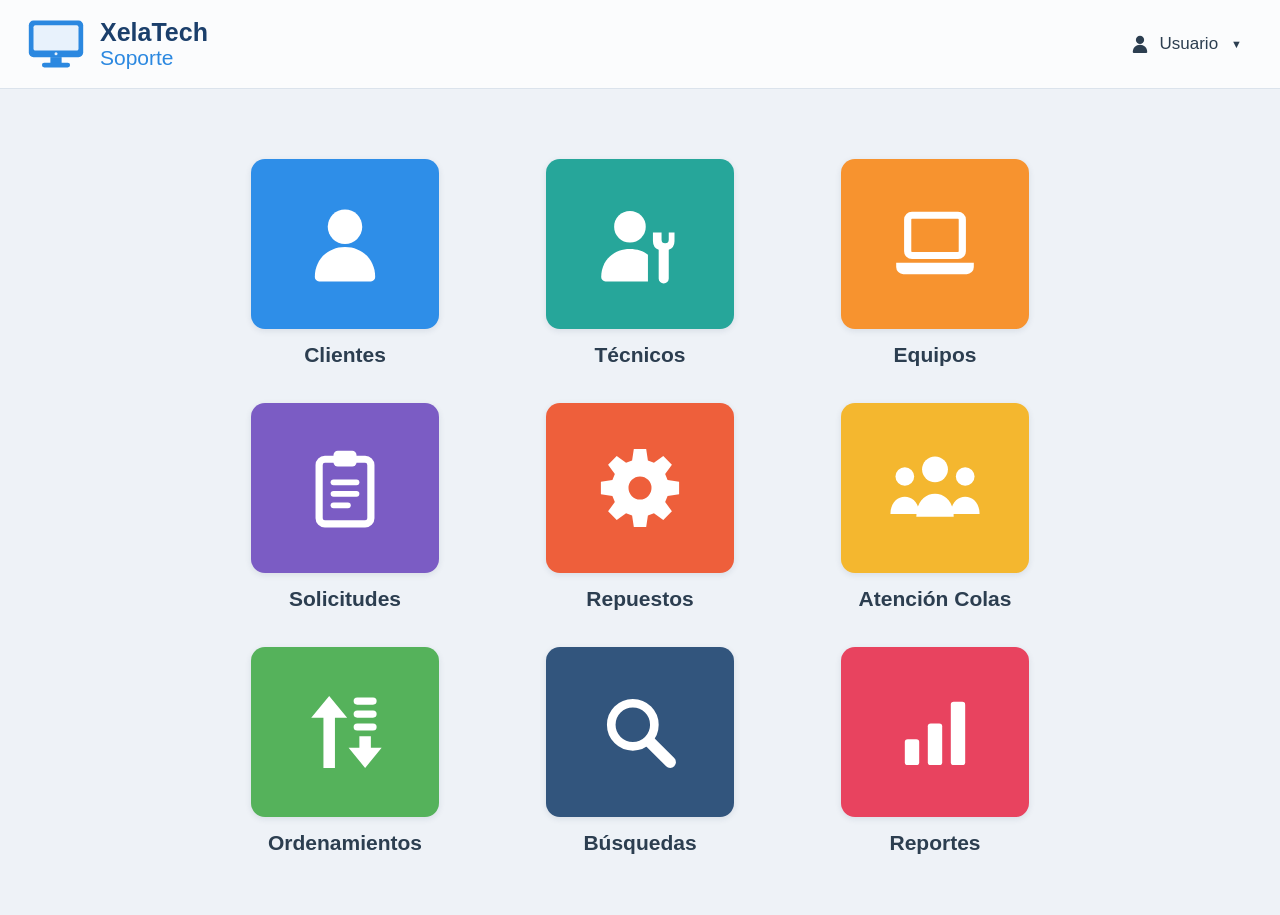
<file: XelaTechSoporte/wwwroot/index.html>
<!DOCTYPE html>
<html lang="es">
<head>
    <meta charset="UTF-8">
    <meta name="viewport" content="width=device-width, initial-scale=1.0">
    <title>XelaTech Soporte</title>
    <link rel="icon" href="img/logo.svg">
    <link rel="stylesheet" href="css/estilos.css">
</head>
<body>
    <!-- La barra superior se arma en comun.js -->
    <header id="barra"></header>

    <!-- Panel del administrador: un boton por cada modulo del menu de consola -->
    <main class="panel">
        <a class="mosaico" href="clientes.html">
            <div class="cuadro" style="background: var(--c-clientes)"><img src="img/clientes.svg" alt=""></div>
            <span>Clientes</span>
        </a>
        <a class="mosaico" href="tecnicos.html">
            <div class="cuadro" style="background: var(--c-tecnicos)"><img src="img/tecnicos.svg" alt=""></div>
            <span>Técnicos</span>
        </a>
        <a class="mosaico" href="equipos.html">
            <div class="cuadro" style="background: var(--c-equipos)"><img src="img/equipos.svg" alt=""></div>
            <span>Equipos</span>
        </a>
        <a class="mosaico" href="solicitudes.html">
            <div class="cuadro" style="background: var(--c-solicitudes)"><img src="img/solicitudes.svg" alt=""></div>
            <span>Solicitudes</span>
        </a>
        <a class="mosaico" href="repuestos.html">
            <div class="cuadro" style="background: var(--c-repuestos)"><img src="img/repuestos.svg" alt=""></div>
            <span>Repuestos</span>
        </a>
        <a class="mosaico" href="colas.html">
            <div class="cuadro" style="background: var(--c-colas)"><img src="img/colas.svg" alt=""></div>
            <span>Atención Colas</span>
        </a>
        <a class="mosaico" href="ordenamientos.html">
            <div class="cuadro" style="background: var(--c-ordenamientos)"><img src="img/ordenamientos.svg" alt=""></div>
            <span>Ordenamientos</span>
        </a>
        <a class="mosaico" href="busquedas.html">
            <div class="cuadro" style="background: var(--c-busquedas)"><img src="img/busquedas.svg" alt=""></div>
            <span>Búsquedas</span>
        </a>
        <a class="mosaico" href="reportes.html">
            <div class="cuadro" style="background: var(--c-reportes)"><img src="img/reportes.svg" alt=""></div>
            <span>Reportes</span>
        </a>
    </main>

    <script src="js/comun.js"></script>
    <script>
        dibujarBarra(false);
    </script>
</body>
</html>
</file>
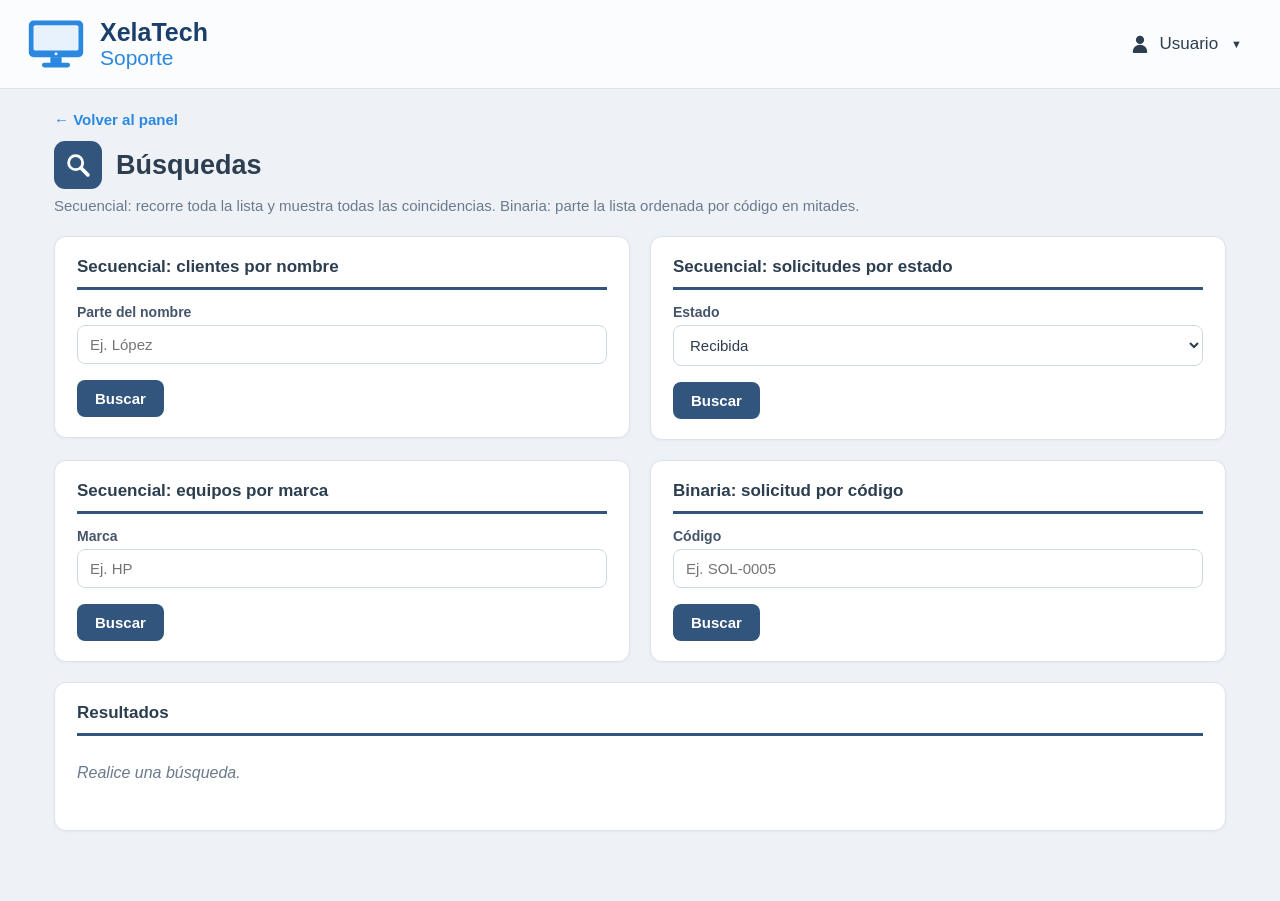
<file: XelaTechSoporte/wwwroot/busquedas.html>
<!DOCTYPE html>
<html lang="es">
<head>
    <meta charset="UTF-8">
    <meta name="viewport" content="width=device-width, initial-scale=1.0">
    <title>Búsquedas - XelaTech Soporte</title>
    <link rel="icon" href="img/logo.svg">
    <link rel="stylesheet" href="css/estilos.css">
</head>
<body class="busquedas">
    <header id="barra"></header>

    <div class="encabezado">
        <a class="volver" href="index.html">← Volver al panel</a>
        <h1 class="titulo-modulo"><span class="mini"><img src="img/busquedas.svg" alt=""></span> Búsquedas</h1>
        <p class="descripcion">Secuencial: recorre toda la lista y muestra todas las coincidencias. Binaria: parte la lista ordenada por código en mitades.</p>
    </div>

    <main class="contenido">
        <section class="tarjeta">
            <h2>Secuencial: clientes por nombre</h2>
            <label for="textoNombre">Parte del nombre</label>
            <input type="text" id="textoNombre" placeholder="Ej. López">
            <button class="boton" onclick="buscar('nombre', valor('textoNombre'))">Buscar</button>
        </section>

        <section class="tarjeta">
            <h2>Secuencial: solicitudes por estado</h2>
            <label for="estado">Estado</label>
            <select id="estado">
                <option value="0">Recibida</option>
                <option value="1">En espera</option>
                <option value="2">Asignada</option>
                <option value="3">En diagnóstico</option>
                <option value="4">En reparación</option>
                <option value="5">Lista para entregar</option>
                <option value="6">Entregada</option>
                <option value="7">Cancelada</option>
            </select>
            <button class="boton" onclick="buscar('estado', valor('estado'))">Buscar</button>
        </section>

        <section class="tarjeta">
            <h2>Secuencial: equipos por marca</h2>
            <label for="textoMarca">Marca</label>
            <input type="text" id="textoMarca" placeholder="Ej. HP">
            <button class="boton" onclick="buscar('marca', valor('textoMarca'))">Buscar</button>
        </section>

        <section class="tarjeta">
            <h2>Binaria: solicitud por código</h2>
            <label for="textoCodigo">Código</label>
            <input type="text" id="textoCodigo" placeholder="Ej. SOL-0005">
            <button class="boton" onclick="buscar('codigo', valor('textoCodigo'))">Buscar</button>
        </section>

        <section class="tarjeta ancha">
            <h2>Resultados</h2>
            <p id="mensajeBusqueda" class="ayuda"></p>
            <div id="tablaResultados"><p class="vacio">Realice una búsqueda.</p></div>
        </section>
    </main>

    <script src="js/comun.js"></script>
    <script>
        // Pagina de busquedas: usa la clase Buscador de C#
        dibujarBarra(false);

        async function buscar(tipo, texto) {
            const respuesta = await llamarApi("/api/buscar", { tipo: tipo, texto: texto });
            if (!respuesta.ok) {
                mostrarAviso(respuesta.mensaje, true);
                return;
            }
            document.getElementById("mensajeBusqueda").textContent = respuesta.mensaje;
            dibujarTabla("tablaResultados", respuesta.columnas, respuesta.filas);
        }
    </script>
</body>
</html>
</file>
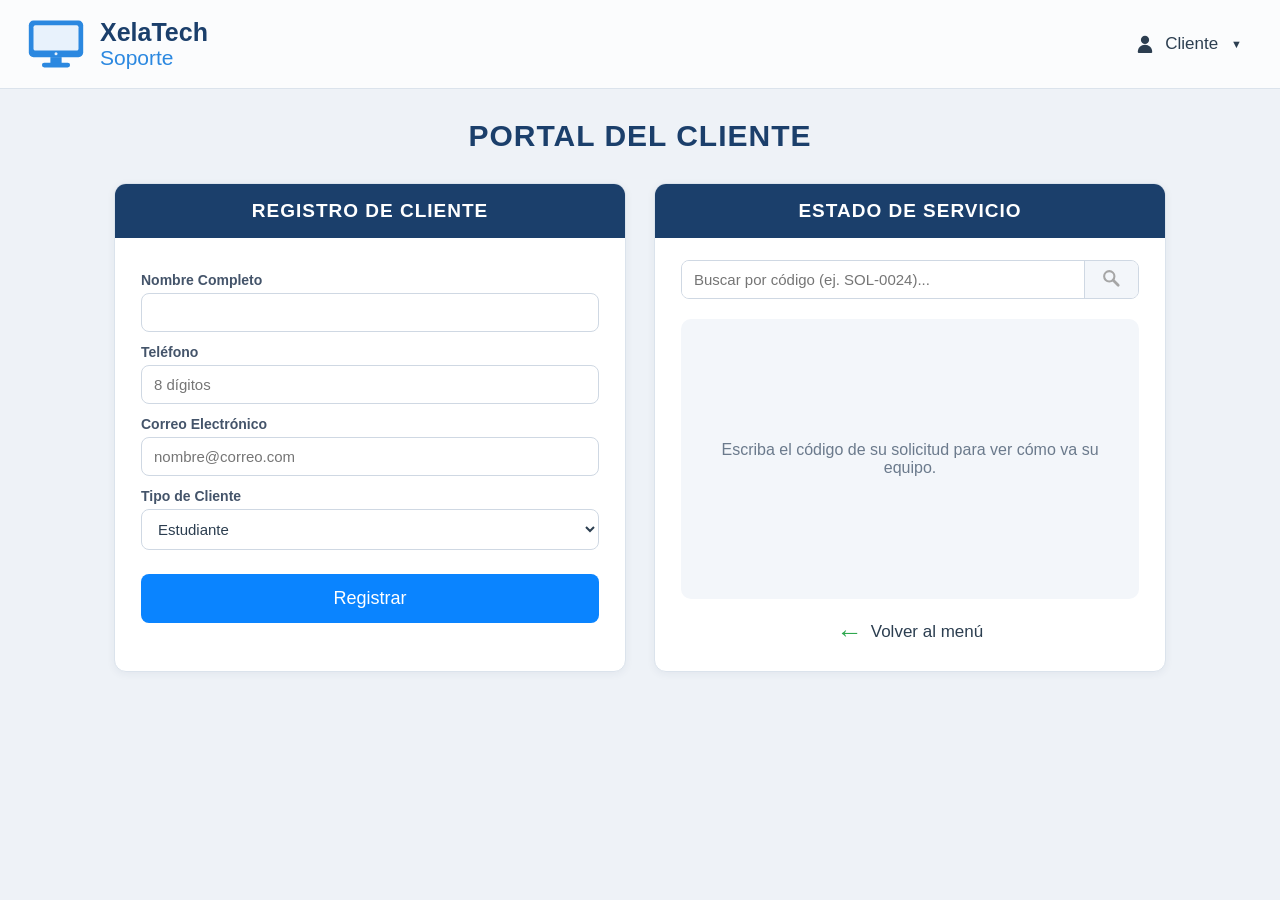
<file: XelaTechSoporte/wwwroot/cliente.html>
<!DOCTYPE html>
<html lang="es">
<head>
    <meta charset="UTF-8">
    <meta name="viewport" content="width=device-width, initial-scale=1.0">
    <title>Portal del cliente - XelaTech Soporte</title>
    <link rel="icon" href="img/logo.svg">
    <link rel="stylesheet" href="css/estilos.css">
</head>
<body>
    <header id="barra"></header>

    <h1 class="portal-titulo">PORTAL DEL CLIENTE</h1>

    <main class="portal">
        <!-- Registro de cliente (mismas validaciones que la consola) -->
        <section class="panel-portal">
            <div class="cabecera">REGISTRO DE CLIENTE</div>
            <div class="cuerpo">
                <label for="nombre">Nombre Completo</label>
                <input type="text" id="nombre">

                <label for="telefono">Teléfono</label>
                <input type="text" id="telefono" maxlength="8" placeholder="8 dígitos">

                <label for="correo">Correo Electrónico</label>
                <input type="text" id="correo" placeholder="nombre@correo.com">

                <label for="tipo">Tipo de Cliente</label>
                <select id="tipo">
                    <option value="0">Estudiante</option>
                    <option value="1">Profesional</option>
                    <option value="2">Pequeño negocio</option>
                    <option value="3">Institución</option>
                </select>

                <button class="boton-registrar" onclick="registrar()">Registrar</button>
                <div class="mensaje-registro oculto" id="mensajeRegistro"></div>
            </div>
        </section>

        <!-- Estado de servicio (busqueda binaria por codigo) -->
        <section class="panel-portal">
            <div class="cabecera">ESTADO DE SERVICIO</div>
            <div class="cuerpo">
                <div class="buscador">
                    <input type="text" id="codigo" placeholder="Buscar por código (ej. SOL-0024)..."
                           onkeydown="if (event.key === 'Enter') consultarEstado()">
                    <button onclick="consultarEstado()" title="Buscar"><img src="img/busquedas.svg" alt="Buscar" style="filter: invert(0.35)"></button>
                </div>

                <div class="resultado-estado" id="resultado">
                    <p style="color: var(--texto-suave)">Escriba el código de su solicitud para ver cómo va su equipo.</p>
                </div>

                <div style="text-align:center">
                    <a class="volver-menu" href="index.html"><span class="flecha-verde">←</span> Volver al menú</a>
                </div>
            </div>
        </section>
    </main>

    <script src="js/comun.js"></script>
    <script src="js/cliente.js"></script>
</body>
</html>
</file>
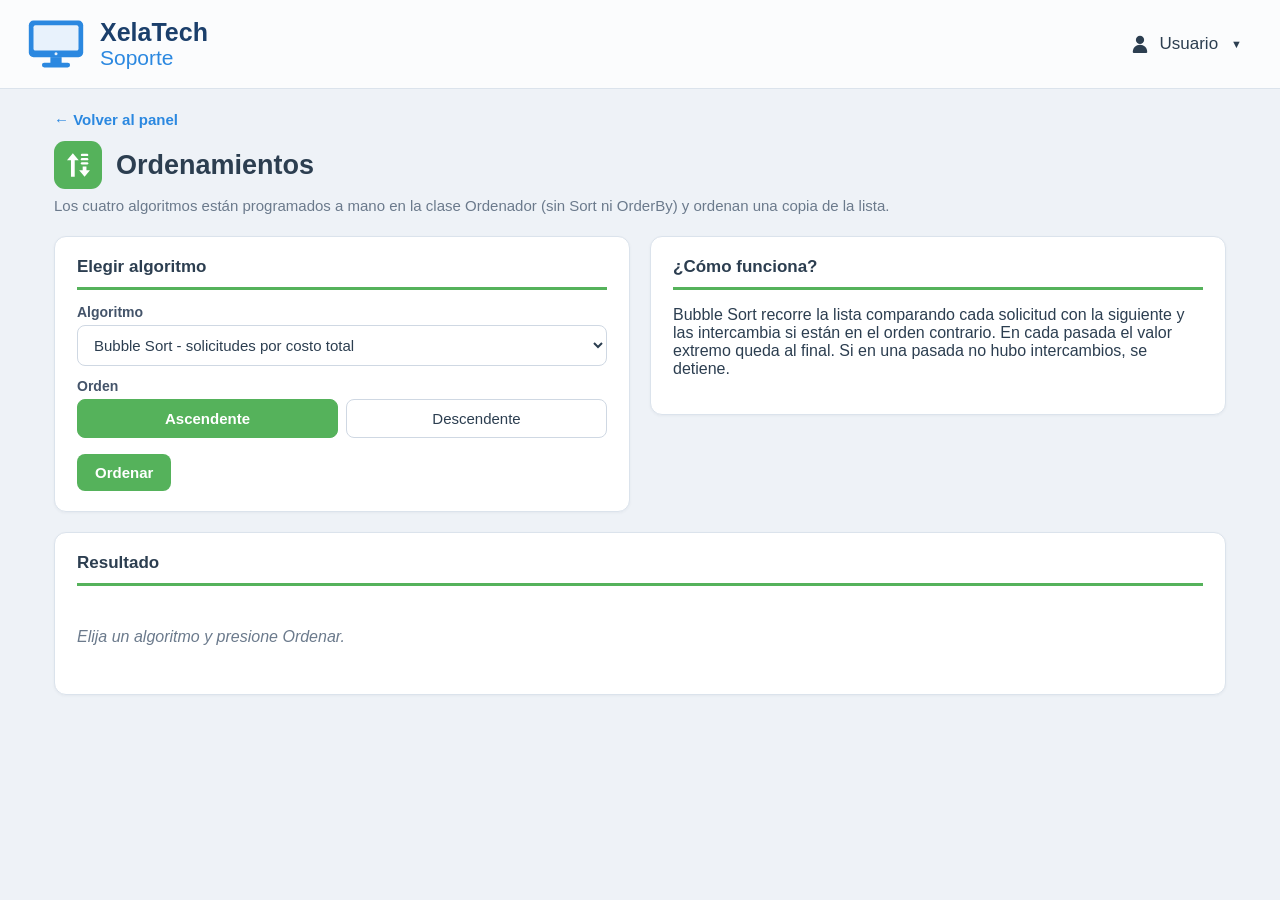
<file: XelaTechSoporte/wwwroot/ordenamientos.html>
<!DOCTYPE html>
<html lang="es">
<head>
    <meta charset="UTF-8">
    <meta name="viewport" content="width=device-width, initial-scale=1.0">
    <title>Ordenamientos - XelaTech Soporte</title>
    <link rel="icon" href="img/logo.svg">
    <link rel="stylesheet" href="css/estilos.css">
</head>
<body class="ordenamientos">
    <header id="barra"></header>

    <div class="encabezado">
        <a class="volver" href="index.html">← Volver al panel</a>
        <h1 class="titulo-modulo"><span class="mini"><img src="img/ordenamientos.svg" alt=""></span> Ordenamientos</h1>
        <p class="descripcion">Los cuatro algoritmos están programados a mano en la clase Ordenador (sin Sort ni OrderBy) y ordenan una copia de la lista.</p>
    </div>

    <main class="contenido">
        <section class="tarjeta">
            <h2>Elegir algoritmo</h2>
            <label for="algoritmo">Algoritmo</label>
            <select id="algoritmo" onchange="mostrarExplicacion()">
                <option value="bubble">Bubble Sort - solicitudes por costo total</option>
                <option value="quick">Quick Sort - solicitudes por fecha de recepción</option>
                <option value="selection">Selection Sort - técnicos por servicios finalizados</option>
                <option value="shell">Shell Sort - repuestos por existencia</option>
            </select>

            <label>Orden</label>
            <div class="opciones" id="grupoOrden">
                <button class="activo" data-valor="asc" onclick="elegirOpcion(this)">Ascendente</button>
                <button data-valor="desc" onclick="elegirOpcion(this)">Descendente</button>
            </div>

            <button class="boton" onclick="ordenar()">Ordenar</button>
        </section>

        <section class="tarjeta">
            <h2>¿Cómo funciona?</h2>
            <p id="explicacion"></p>
        </section>

        <section class="tarjeta ancha">
            <h2>Resultado</h2>
            <div class="info-orden" id="infoOrden"></div>
            <div id="tablaResultado"><p class="vacio">Elija un algoritmo y presione Ordenar.</p></div>
        </section>
    </main>

    <script src="js/comun.js"></script>
    <script src="js/ordenamientos.js"></script>
</body>
</html>
</file>
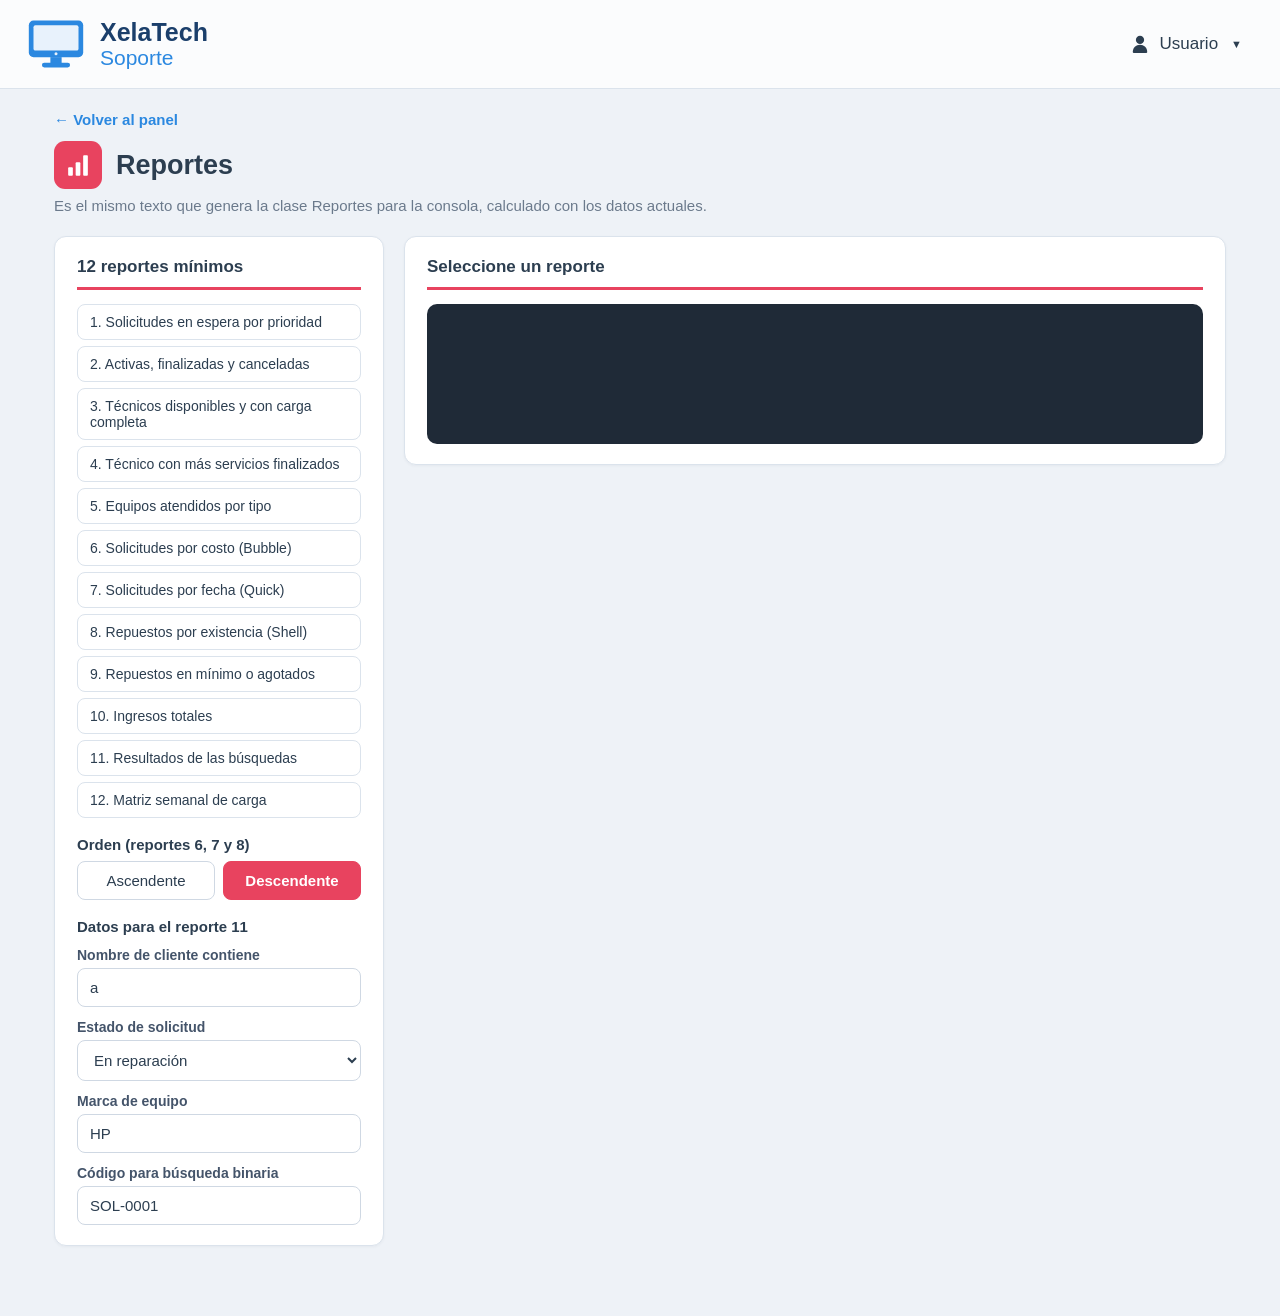
<file: XelaTechSoporte/wwwroot/reportes.html>
<!DOCTYPE html>
<html lang="es">
<head>
    <meta charset="UTF-8">
    <meta name="viewport" content="width=device-width, initial-scale=1.0">
    <title>Reportes - XelaTech Soporte</title>
    <link rel="icon" href="img/logo.svg">
    <link rel="stylesheet" href="css/estilos.css">
</head>
<body class="reportes">
    <header id="barra"></header>

    <div class="encabezado">
        <a class="volver" href="index.html">← Volver al panel</a>
        <h1 class="titulo-modulo"><span class="mini"><img src="img/reportes.svg" alt=""></span> Reportes</h1>
        <p class="descripcion">Es el mismo texto que genera la clase Reportes para la consola, calculado con los datos actuales.</p>
    </div>

    <div class="diseno-reportes">
        <aside class="tarjeta">
            <h2>12 reportes mínimos</h2>
            <div class="lista-reportes" id="listaReportes">
                <button onclick="verReporte(1, this)">1. Solicitudes en espera por prioridad</button>
                <button onclick="verReporte(2, this)">2. Activas, finalizadas y canceladas</button>
                <button onclick="verReporte(3, this)">3. Técnicos disponibles y con carga completa</button>
                <button onclick="verReporte(4, this)">4. Técnico con más servicios finalizados</button>
                <button onclick="verReporte(5, this)">5. Equipos atendidos por tipo</button>
                <button onclick="verReporte(6, this)">6. Solicitudes por costo (Bubble)</button>
                <button onclick="verReporte(7, this)">7. Solicitudes por fecha (Quick)</button>
                <button onclick="verReporte(8, this)">8. Repuestos por existencia (Shell)</button>
                <button onclick="verReporte(9, this)">9. Repuestos en mínimo o agotados</button>
                <button onclick="verReporte(10, this)">10. Ingresos totales</button>
                <button onclick="verReporte(11, this)">11. Resultados de las búsquedas</button>
                <button onclick="verReporte(12, this)">12. Matriz semanal de carga</button>
            </div>

            <h3>Orden (reportes 6, 7 y 8)</h3>
            <div class="opciones" id="grupoOrden">
                <button data-valor="asc" onclick="elegirOpcion(this); repetir()">Ascendente</button>
                <button class="activo" data-valor="desc" onclick="elegirOpcion(this); repetir()">Descendente</button>
            </div>

            <h3>Datos para el reporte 11</h3>
            <label for="r11Nombre">Nombre de cliente contiene</label>
            <input type="text" id="r11Nombre" value="a">
            <label for="r11Estado">Estado de solicitud</label>
            <select id="r11Estado">
                <option value="0">Recibida</option>
                <option value="1">En espera</option>
                <option value="2">Asignada</option>
                <option value="3">En diagnóstico</option>
                <option value="4" selected>En reparación</option>
                <option value="5">Lista para entregar</option>
                <option value="6">Entregada</option>
                <option value="7">Cancelada</option>
            </select>
            <label for="r11Marca">Marca de equipo</label>
            <input type="text" id="r11Marca" value="HP">
            <label for="r11Codigo">Código para búsqueda binaria</label>
            <input type="text" id="r11Codigo" value="SOL-0001">
        </aside>

        <section class="tarjeta">
            <h2 id="tituloReporte">Seleccione un reporte</h2>
            <pre class="reporte" id="textoReporte"></pre>
        </section>
    </div>

    <script src="js/comun.js"></script>
    <script>
        // Pagina de reportes: usa la clase Reportes de C#
        dibujarBarra(false);

        let reporteActual = 0;

        async function verReporte(numero, boton) {
            reporteActual = numero;
            elegirOpcion(boton);
            document.getElementById("tituloReporte").textContent = boton.textContent;

            const respuesta = await llamarApi("/api/reporte", {
                numero: numero,
                orden: opcionElegida("grupoOrden"),
                nombre: valor("r11Nombre"),
                estado: valor("r11Estado"),
                marca: valor("r11Marca"),
                codigo: valor("r11Codigo")
            });

            if (respuesta.ok) {
                document.getElementById("textoReporte").textContent = respuesta.texto;
            } else {
                document.getElementById("textoReporte").textContent = "No se pudo generar el reporte:\n" + respuesta.mensaje;
            }
        }

        // Al cambiar el orden se vuelve a pedir el mismo reporte
        function repetir() {
            if (reporteActual === 0) return;
            const boton = document.querySelectorAll("#listaReportes button")[reporteActual - 1];
            verReporte(reporteActual, boton);
        }
    </script>
</body>
</html>
</file>
<file: XelaTechSoporte/wwwroot/css/estilos.css>
/* =========================================================
   XelaTech Soporte - estilos del modo grafico
   ========================================================= */

/* ----- Colores generales ----- */
:root {
    --fondo: #eef2f7;
    --blanco: #ffffff;
    --texto: #2c3e50;
    --texto-suave: #6b7a8c;
    --borde: #dbe3ec;
    --azul: #2b88e0;
    --azul-oscuro: #1b3f6b;
    --verde: #1f8a52;
    --rojo: #d64545;

    /* Colores de cada modulo (los mismos del panel principal) */
    --c-clientes: #2e8ee8;
    --c-tecnicos: #26a69a;
    --c-equipos: #f7932f;
    --c-solicitudes: #7b5cc4;
    --c-repuestos: #ee5f3b;
    --c-colas: #f4b72f;
    --c-ordenamientos: #55b25b;
    --c-busquedas: #32557d;
    --c-reportes: #e8435f;
}

* {
    box-sizing: border-box;
}

body {
    margin: 0;
    font-family: "Segoe UI", Tahoma, Arial, sans-serif;
    background: var(--fondo);
    color: var(--texto);
    min-height: 100vh;
}

/* Cada pagina de modulo tiene su color */
body.clientes { --color-modulo: var(--c-clientes); }
body.tecnicos { --color-modulo: var(--c-tecnicos); }
body.equipos { --color-modulo: var(--c-equipos); }
body.solicitudes { --color-modulo: var(--c-solicitudes); }
body.repuestos { --color-modulo: var(--c-repuestos); }
body.colas { --color-modulo: #e2a516; }
body.ordenamientos { --color-modulo: var(--c-ordenamientos); }
body.busquedas { --color-modulo: var(--c-busquedas); }
body.reportes { --color-modulo: var(--c-reportes); }

/* =========================================================
   Barra superior
   ========================================================= */
.barra {
    display: flex;
    align-items: center;
    justify-content: space-between;
    padding: 14px 26px;
    background: rgba(255, 255, 255, 0.75);
    border-bottom: 1px solid var(--borde);
}

.logo {
    display: flex;
    align-items: center;
    gap: 14px;
    text-decoration: none;
}

.logo img {
    width: 60px;
}

.logo .nombre {
    display: block;
    font-size: 25px;
    font-weight: 700;
    color: var(--azul-oscuro);
    line-height: 1.05;
}

.logo .sub {
    display: block;
    font-size: 21px;
    color: var(--azul);
    line-height: 1.1;
}

/* ----- Menu del usuario ----- */
.usuario {
    position: relative;
}

.usuario-boton {
    display: flex;
    align-items: center;
    gap: 9px;
    background: none;
    border: none;
    font: inherit;
    font-size: 17px;
    color: var(--texto);
    cursor: pointer;
    padding: 8px 12px;
    border-radius: 8px;
}

.usuario-boton:hover {
    background: #e2e9f2;
}

.usuario-boton img {
    width: 22px;
}

.usuario-boton .flecha {
    font-size: 11px;
    margin-left: 4px;
}

.usuario-menu {
    display: none;
    position: absolute;
    right: 0;
    top: 115%;
    min-width: 240px;
    background: #fff;
    border: 1px solid var(--borde);
    border-radius: 10px;
    box-shadow: 0 10px 28px rgba(20, 40, 70, 0.14);
    padding: 6px;
    z-index: 30;
}

.usuario-menu.abierto {
    display: block;
}

.usuario-menu .rol {
    padding: 8px 12px 10px;
    font-size: 13px;
    color: var(--texto-suave);
}

.usuario-menu a,
.usuario-menu button {
    display: block;
    width: 100%;
    text-align: left;
    padding: 10px 12px;
    border: none;
    background: none;
    font: inherit;
    font-size: 15px;
    color: var(--texto);
    border-radius: 6px;
    text-decoration: none;
    cursor: pointer;
}

.usuario-menu a:hover,
.usuario-menu button:hover {
    background: #eef3f9;
}

.usuario-menu hr {
    border: none;
    border-top: 1px solid var(--borde);
    margin: 6px 0;
}

.usuario-menu .salir {
    color: var(--rojo);
}

/* =========================================================
   Panel principal (los 9 modulos)
   ========================================================= */
.panel {
    display: grid;
    grid-template-columns: repeat(3, 190px);
    gap: 36px 105px;
    justify-content: center;
    padding: 70px 16px 60px;
}

.mosaico {
    text-decoration: none;
    color: var(--texto);
    text-align: center;
}

.mosaico .cuadro {
    width: 188px;
    height: 170px;
    margin: 0 auto;
    border-radius: 14px;
    display: flex;
    align-items: center;
    justify-content: center;
    box-shadow: 0 2px 6px rgba(30, 50, 80, 0.10);
    transition: transform 0.15s, box-shadow 0.15s;
}

.mosaico .cuadro img {
    width: 92px;
}

.mosaico:hover .cuadro {
    transform: translateY(-4px);
    box-shadow: 0 12px 22px rgba(30, 50, 80, 0.18);
}

.mosaico span {
    display: block;
    margin-top: 14px;
    font-size: 21px;
    font-weight: 600;
}

/* =========================================================
   Paginas de cada modulo
   ========================================================= */
.encabezado {
    max-width: 1220px;
    margin: 0 auto;
    padding: 22px 24px 4px;
}

.volver {
    color: var(--azul);
    text-decoration: none;
    font-weight: 600;
    font-size: 15px;
}

.volver:hover {
    text-decoration: underline;
}

.titulo-modulo {
    display: flex;
    align-items: center;
    gap: 14px;
    margin: 12px 0 0;
    font-size: 27px;
}

.titulo-modulo .mini {
    width: 48px;
    height: 48px;
    border-radius: 11px;
    background: var(--color-modulo);
    display: flex;
    align-items: center;
    justify-content: center;
}

.titulo-modulo .mini img {
    width: 30px;
}

.descripcion {
    color: var(--texto-suave);
    margin: 8px 0 0;
    font-size: 15px;
}

.contenido {
    max-width: 1220px;
    margin: 0 auto;
    padding: 18px 24px 70px;
    display: grid;
    grid-template-columns: repeat(auto-fit, minmax(min(420px, 100%), 1fr));
    gap: 20px;
    align-items: start;
}

.tarjeta {
    background: var(--blanco);
    border: 1px solid var(--borde);
    border-radius: 12px;
    padding: 20px 22px;
    box-shadow: 0 1px 3px rgba(30, 50, 80, 0.05);
    min-width: 0;
}

.tarjeta.ancha {
    grid-column: 1 / -1;
}

.tarjeta h2 {
    margin: 0 0 14px;
    padding-bottom: 10px;
    font-size: 17px;
    border-bottom: 3px solid var(--color-modulo, var(--azul));
}

.tarjeta h3 {
    font-size: 15px;
    margin: 18px 0 8px;
}

.titulo-con-boton {
    display: flex;
    justify-content: space-between;
    align-items: center;
    gap: 10px;
}

.titulo-con-boton .boton {
    margin-top: 0;
}

/* ----- Formularios ----- */
label {
    display: block;
    margin: 12px 0 5px;
    font-size: 14px;
    font-weight: 600;
    color: #44546a;
}

input,
select,
textarea {
    width: 100%;
    padding: 10px 12px;
    border: 1px solid #cfd8e3;
    border-radius: 8px;
    font: inherit;
    font-size: 15px;
    background: #fff;
    color: var(--texto);
}

textarea {
    resize: vertical;
    min-height: 70px;
}

input:focus,
select:focus,
textarea:focus {
    outline: none;
    border-color: var(--azul);
    box-shadow: 0 0 0 3px rgba(43, 136, 224, 0.15);
}

.fila {
    display: grid;
    grid-template-columns: 1fr 1fr;
    gap: 0 12px;
}

.ayuda {
    font-size: 13px;
    color: var(--texto-suave);
    margin: 6px 0 0;
}

/* ----- Botones ----- */
.boton {
    display: inline-block;
    margin-top: 16px;
    padding: 10px 18px;
    border: none;
    border-radius: 8px;
    background: var(--color-modulo, var(--azul));
    color: #fff;
    font: inherit;
    font-size: 15px;
    font-weight: 600;
    cursor: pointer;
}

.boton:hover {
    filter: brightness(0.92);
}

.boton.secundario {
    background: #e6ecf3;
    color: var(--texto);
}

.boton.peligro {
    background: var(--rojo);
}

.boton.exito {
    background: var(--verde);
}

.boton.completo {
    width: 100%;
}

.botones {
    display: flex;
    flex-wrap: wrap;
    gap: 8px;
}

/* Botones para elegir una opcion (tipo de equipo, prioridad, orden...) */
.opciones {
    display: flex;
    gap: 8px;
    flex-wrap: wrap;
}

.opciones button {
    flex: 1;
    padding: 10px;
    border: 1px solid #cfd8e3;
    background: #fff;
    border-radius: 8px;
    font: inherit;
    font-size: 15px;
    cursor: pointer;
    color: var(--texto);
}

.opciones button.activo {
    border-color: var(--color-modulo, var(--azul));
    background: var(--color-modulo, var(--azul));
    color: #fff;
    font-weight: 600;
}

/* ----- Tablas ----- */
.tabla-contenedor {
    overflow-x: auto;
}

table {
    width: 100%;
    border-collapse: collapse;
    font-size: 14px;
}

th {
    text-align: left;
    background: #f3f6fa;
    color: #4a5a6e;
    font-weight: 600;
    padding: 10px;
    border-bottom: 1px solid var(--borde);
    white-space: nowrap;
}

td {
    padding: 9px 10px;
    border-bottom: 1px solid #edf1f6;
}

tbody tr:hover td {
    background: #f8fafc;
}

.vacio {
    color: var(--texto-suave);
    padding: 12px 0;
    font-style: italic;
}

/* ----- Etiquetas de estado ----- */
.etiqueta {
    display: inline-block;
    padding: 3px 10px;
    border-radius: 999px;
    font-size: 12.5px;
    font-weight: 600;
    white-space: nowrap;
}

.e-espera { background: #fff2cc; color: #8a6100; }
.e-asignada { background: #e2eeff; color: #1f5fae; }
.e-diagnostico { background: #eee6ff; color: #5b3fa8; }
.e-reparacion { background: #ffe8d9; color: #b4501b; }
.e-lista { background: #dcf5e8; color: #1d7a4a; }
.e-entregada { background: #e4e9ef; color: #3f4d5e; }
.e-cancelada { background: #fde2e2; color: #b12c2c; }
.e-normal { background: #e8eef5; color: #3f4d5e; }

/* ----- Ficha con datos (consultas) ----- */
.ficha {
    background: #f7f9fc;
    border: 1px solid var(--borde);
    border-radius: 10px;
    padding: 14px 16px;
    margin-top: 14px;
}

.ficha dl {
    display: grid;
    grid-template-columns: 150px 1fr;
    gap: 6px 12px;
    margin: 0;
    font-size: 14.5px;
}

.ficha dt {
    color: var(--texto-suave);
}

.ficha dd {
    margin: 0;
    font-weight: 600;
}

.oculto {
    display: none;
}

/* ----- Reporte de texto (el mismo de la consola) ----- */
.reporte {
    background: #1f2a37;
    color: #e6edf5;
    padding: 18px 20px;
    border-radius: 10px;
    font-family: Consolas, "Courier New", monospace;
    font-size: 13.5px;
    line-height: 1.45;
    overflow-x: auto;
    white-space: pre;
    min-height: 140px;
    margin: 0;
}

/* ----- Aviso flotante ----- */
.aviso {
    position: fixed;
    left: 50%;
    bottom: 26px;
    transform: translateX(-50%) translateY(20px);
    opacity: 0;
    pointer-events: none;
    max-width: 92%;
    padding: 13px 20px;
    border-radius: 10px;
    background: #1f2d3d;
    color: #fff;
    font-size: 15px;
    white-space: pre-line;
    box-shadow: 0 10px 26px rgba(0, 0, 0, 0.2);
    transition: opacity 0.25s, transform 0.25s;
    z-index: 60;
}

.aviso.visible {
    opacity: 1;
    transform: translateX(-50%) translateY(0);
}

.aviso.ok { background: #1f7a4d; }
.aviso.error { background: #c0392b; }

/* ----- Ventana (modal) ----- */
.modal-fondo {
    position: fixed;
    inset: 0;
    background: rgba(15, 25, 40, 0.45);
    display: none;
    align-items: center;
    justify-content: center;
    padding: 16px;
    z-index: 50;
}

.modal-fondo.abierto {
    display: flex;
}

.modal {
    background: #fff;
    border-radius: 14px;
    padding: 24px;
    width: 440px;
    max-width: 100%;
    box-shadow: 0 20px 50px rgba(0, 0, 0, 0.25);
}

.modal h2 {
    margin: 0 0 6px;
    font-size: 20px;
}

.modal pre {
    background: #f3f6fa;
    border-radius: 8px;
    padding: 12px;
    font-size: 13px;
    white-space: pre-wrap;
}

/* Pantalla que se muestra al salir del modo grafico */
.cerrado {
    position: fixed;
    inset: 0;
    background: var(--fondo);
    display: flex;
    flex-direction: column;
    align-items: center;
    justify-content: center;
    text-align: center;
    padding: 20px;
    z-index: 70;
}

.cerrado img {
    width: 90px;
}

/* =========================================================
   Atencion de colas
   ========================================================= */
.contadores {
    display: flex;
    gap: 14px;
    flex-wrap: wrap;
    align-items: center;
}

.contador {
    flex: 1;
    min-width: 150px;
    border-radius: 10px;
    padding: 14px 16px;
    background: #f7f9fc;
    border: 1px solid var(--borde);
}

.contador .numero {
    display: block;
    font-size: 32px;
    font-weight: 700;
}

.contador.urgente .numero { color: var(--rojo); }
.contador.normal .numero { color: var(--azul); }

.matriz td.celda {
    text-align: center;
    font-weight: 600;
}

.matriz th {
    text-align: center;
}

.matriz th:first-child {
    text-align: left;
}

.matriz tfoot td {
    font-weight: 700;
    background: #f3f6fa;
    text-align: center;
}

.matriz tfoot td:first-child {
    text-align: left;
}

.mayor-carga {
    margin-top: 14px;
    padding: 12px 14px;
    border-left: 4px solid var(--color-modulo);
    background: #fff8e6;
    border-radius: 6px;
    white-space: pre-line;
    font-size: 14.5px;
}

/* =========================================================
   Solicitudes: pila del historial
   ========================================================= */
.pila {
    display: flex;
    flex-direction: column;
    gap: 6px;
    max-width: 260px;
}

.pila .caja {
    padding: 8px 12px;
    border-radius: 6px;
    background: #f0ebfa;
    border: 1px solid #d9cdf3;
    font-size: 14px;
}

.pila .caja.tope {
    background: var(--c-solicitudes);
    color: #fff;
    border-color: var(--c-solicitudes);
    font-weight: 600;
}

.acciones-solicitud {
    display: grid;
    grid-template-columns: repeat(auto-fit, minmax(280px, 1fr));
    gap: 16px;
    margin-top: 16px;
}

.acciones-solicitud .bloque {
    border: 1px solid var(--borde);
    border-radius: 10px;
    padding: 14px 16px;
}

.acciones-solicitud .bloque h3 {
    margin-top: 0;
}

/* Calificaciones del tecnico (arreglo de 5) */
.barras {
    display: flex;
    flex-direction: column;
    gap: 5px;
    margin-top: 8px;
}

.barras .barra-fila {
    display: grid;
    grid-template-columns: 70px 1fr 30px;
    gap: 8px;
    align-items: center;
    font-size: 13.5px;
}

.barras .barra-fondo {
    height: 12px;
    background: #e8eef5;
    border-radius: 6px;
    overflow: hidden;
}

.barras .barra-llena {
    height: 100%;
    background: var(--c-tecnicos);
}

/* Reportes: lista de botones a la izquierda */
.lista-reportes {
    display: flex;
    flex-direction: column;
    gap: 6px;
}

.lista-reportes button {
    text-align: left;
    padding: 9px 12px;
    border: 1px solid var(--borde);
    background: #fff;
    border-radius: 8px;
    font: inherit;
    font-size: 14px;
    cursor: pointer;
    color: var(--texto);
}

.lista-reportes button:hover {
    background: #fdf0f2;
}

.lista-reportes button.activo {
    background: var(--c-reportes);
    border-color: var(--c-reportes);
    color: #fff;
    font-weight: 600;
}

.diseno-reportes {
    max-width: 1220px;
    margin: 0 auto;
    padding: 18px 24px 70px;
    display: grid;
    grid-template-columns: 330px 1fr;
    gap: 20px;
    align-items: start;
}

/* Informacion del ordenamiento */
.info-orden {
    display: flex;
    flex-wrap: wrap;
    gap: 8px;
    margin-bottom: 14px;
}

.info-orden span {
    background: #eaf6eb;
    color: #2f7a35;
    padding: 6px 12px;
    border-radius: 999px;
    font-size: 14px;
    font-weight: 600;
}

/* =========================================================
   Portal del cliente
   ========================================================= */
.portal {
    max-width: 1100px;
    margin: 0 auto;
    padding: 30px 24px 60px;
    display: grid;
    grid-template-columns: 1fr 1fr;
    gap: 28px;
}

.portal-titulo {
    text-align: center;
    margin: 30px 0 0;
    font-size: 30px;
    color: var(--azul-oscuro);
    letter-spacing: 1px;
}

.panel-portal {
    background: #fff;
    border: 1px solid var(--borde);
    border-radius: 12px;
    overflow: hidden;
    box-shadow: 0 2px 8px rgba(30, 50, 80, 0.06);
}

.panel-portal .cabecera {
    background: var(--azul-oscuro);
    color: #fff;
    text-align: center;
    padding: 16px;
    font-size: 19px;
    letter-spacing: 1px;
    font-weight: 600;
}

.panel-portal .cuerpo {
    padding: 22px 26px 26px;
}

.boton-registrar {
    width: 100%;
    margin-top: 24px;
    padding: 14px;
    border: none;
    border-radius: 8px;
    background: #0a84ff;
    color: #fff;
    font: inherit;
    font-size: 18px;
    cursor: pointer;
}

.boton-registrar:hover {
    background: #0070dd;
}

.buscador {
    display: flex;
    border: 1px solid #cfd8e3;
    border-radius: 8px;
    overflow: hidden;
}

.buscador input {
    border: none;
    border-radius: 0;
}

.buscador input:focus {
    box-shadow: none;
}

.buscador button {
    width: 60px;
    border: none;
    border-left: 1px solid #cfd8e3;
    background: #f3f6fa;
    cursor: pointer;
}

.buscador button img {
    width: 22px;
}

.resultado-estado {
    margin-top: 20px;
    background: #f3f6fa;
    border-radius: 10px;
    padding: 26px 20px;
    text-align: center;
    min-height: 280px;
    display: flex;
    flex-direction: column;
    justify-content: center;
}

.icono-estado {
    width: 84px;
    height: 84px;
    border-radius: 50%;
    margin: 0 auto 14px;
    display: flex;
    align-items: center;
    justify-content: center;
}

.icono-estado img {
    width: 48px;
}

.resultado-estado h3 {
    font-size: 26px;
    margin: 0 0 12px;
}

.resultado-estado p {
    margin: 4px 0;
    font-size: 16px;
}

.pasos {
    display: flex;
    justify-content: space-between;
    margin: 20px 4px 4px;
    position: relative;
}

.pasos .paso {
    width: 14px;
    height: 14px;
    border-radius: 50%;
    background: #d3dce7;
    position: relative;
    z-index: 1;
}

.pasos .paso.hecho {
    background: var(--azul);
}

.pasos::before {
    content: "";
    position: absolute;
    left: 6px;
    right: 6px;
    top: 6px;
    height: 2px;
    background: #d3dce7;
}

.mensaje-registro {
    margin-top: 16px;
    padding: 12px 14px;
    border-radius: 8px;
    background: #dcf5e8;
    color: #1d6b42;
    font-size: 15px;
}

.volver-menu {
    display: inline-flex;
    align-items: center;
    gap: 8px;
    margin-top: 20px;
    color: var(--texto);
    text-decoration: none;
    font-size: 17px;
}

.volver-menu .flecha-verde {
    color: #2fa84f;
    font-size: 26px;
    line-height: 1;
}

.nota-binaria {
    margin-top: 10px;
    font-size: 12.5px;
    color: var(--texto-suave);
}

/* =========================================================
   Pantallas pequenas
   ========================================================= */
@media (max-width: 820px) {
    .panel {
        grid-template-columns: repeat(2, 150px);
        gap: 26px 34px;
        padding-top: 40px;
    }

    .mosaico .cuadro {
        width: 150px;
        height: 136px;
    }

    .mosaico .cuadro img {
        width: 72px;
    }

    .mosaico span {
        font-size: 17px;
    }

    .portal,
    .diseno-reportes {
        grid-template-columns: 1fr;
    }

    .fila {
        grid-template-columns: 1fr;
    }

    .barra {
        padding: 10px 16px;
    }

    .logo img {
        width: 46px;
    }

    .logo .nombre {
        font-size: 20px;
    }

    .logo .sub {
        font-size: 16px;
    }

    .ficha dl {
        grid-template-columns: 1fr;
    }
}
</file>
